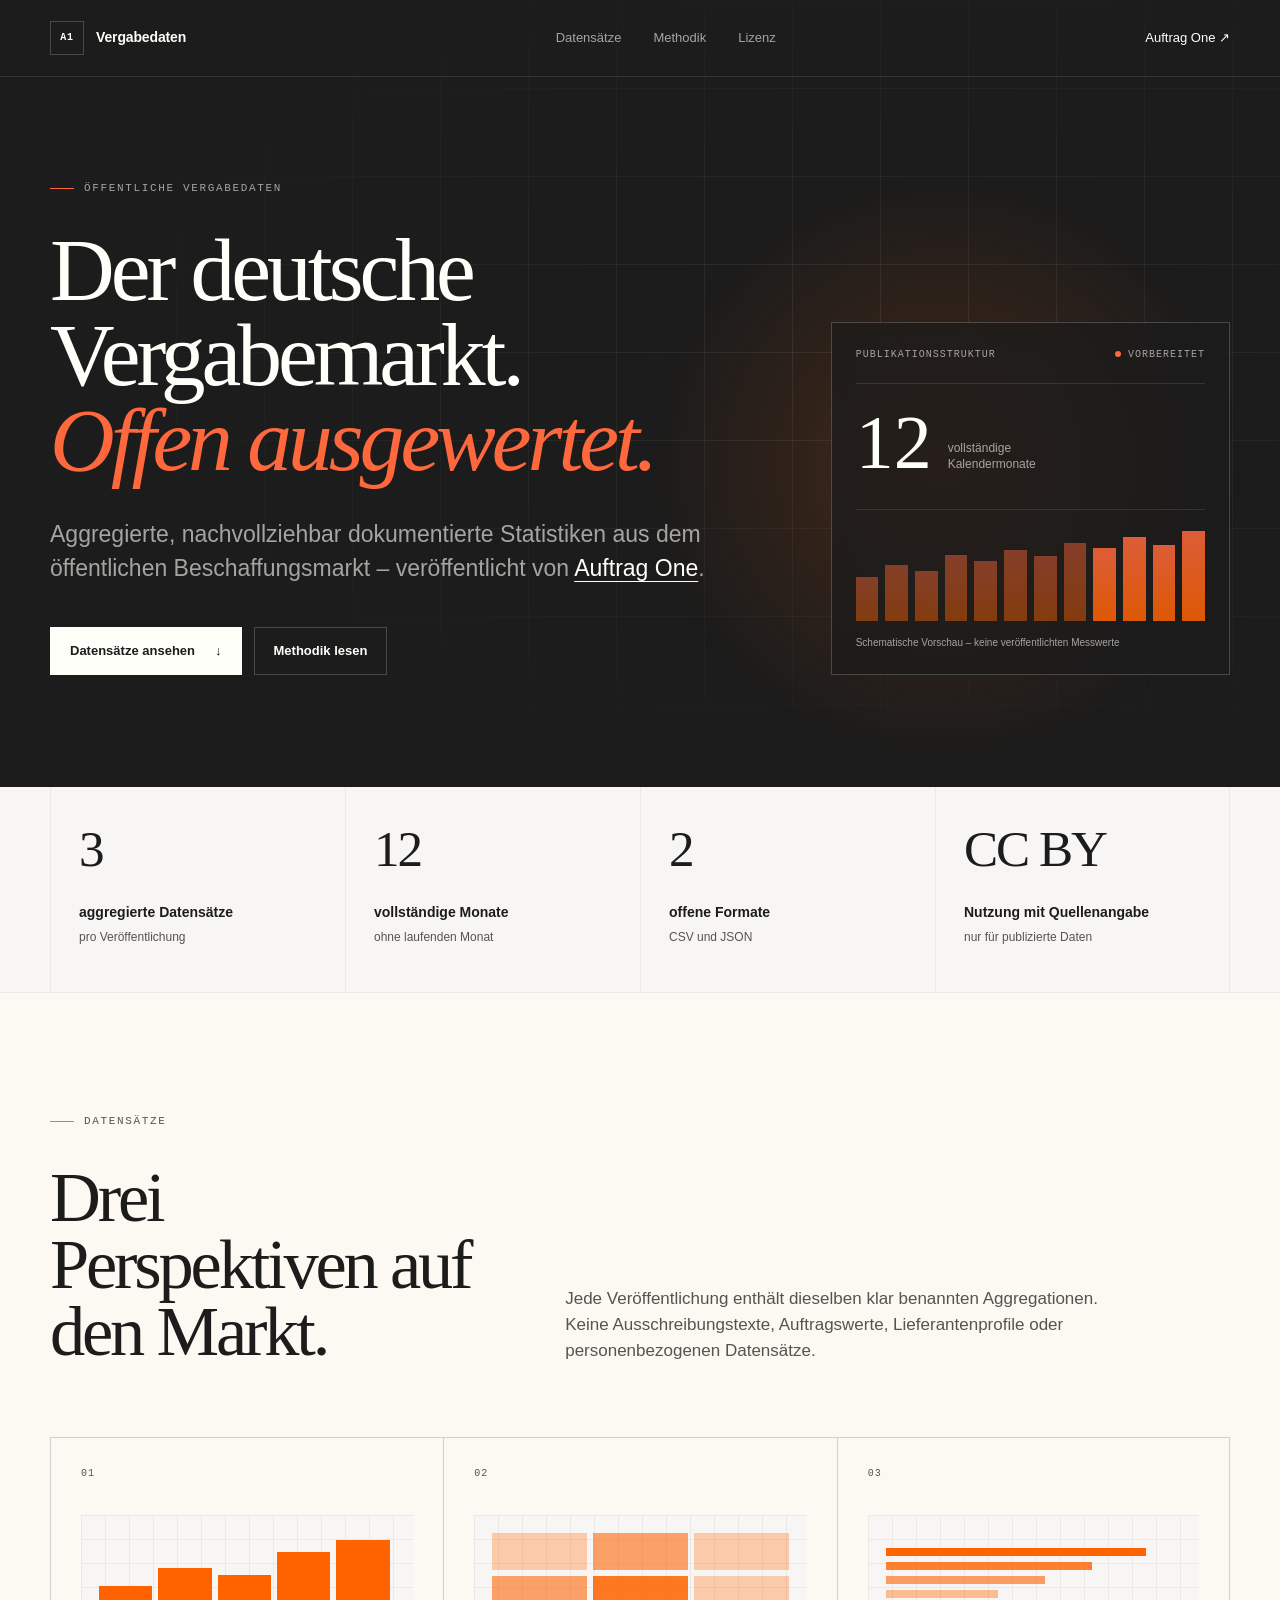
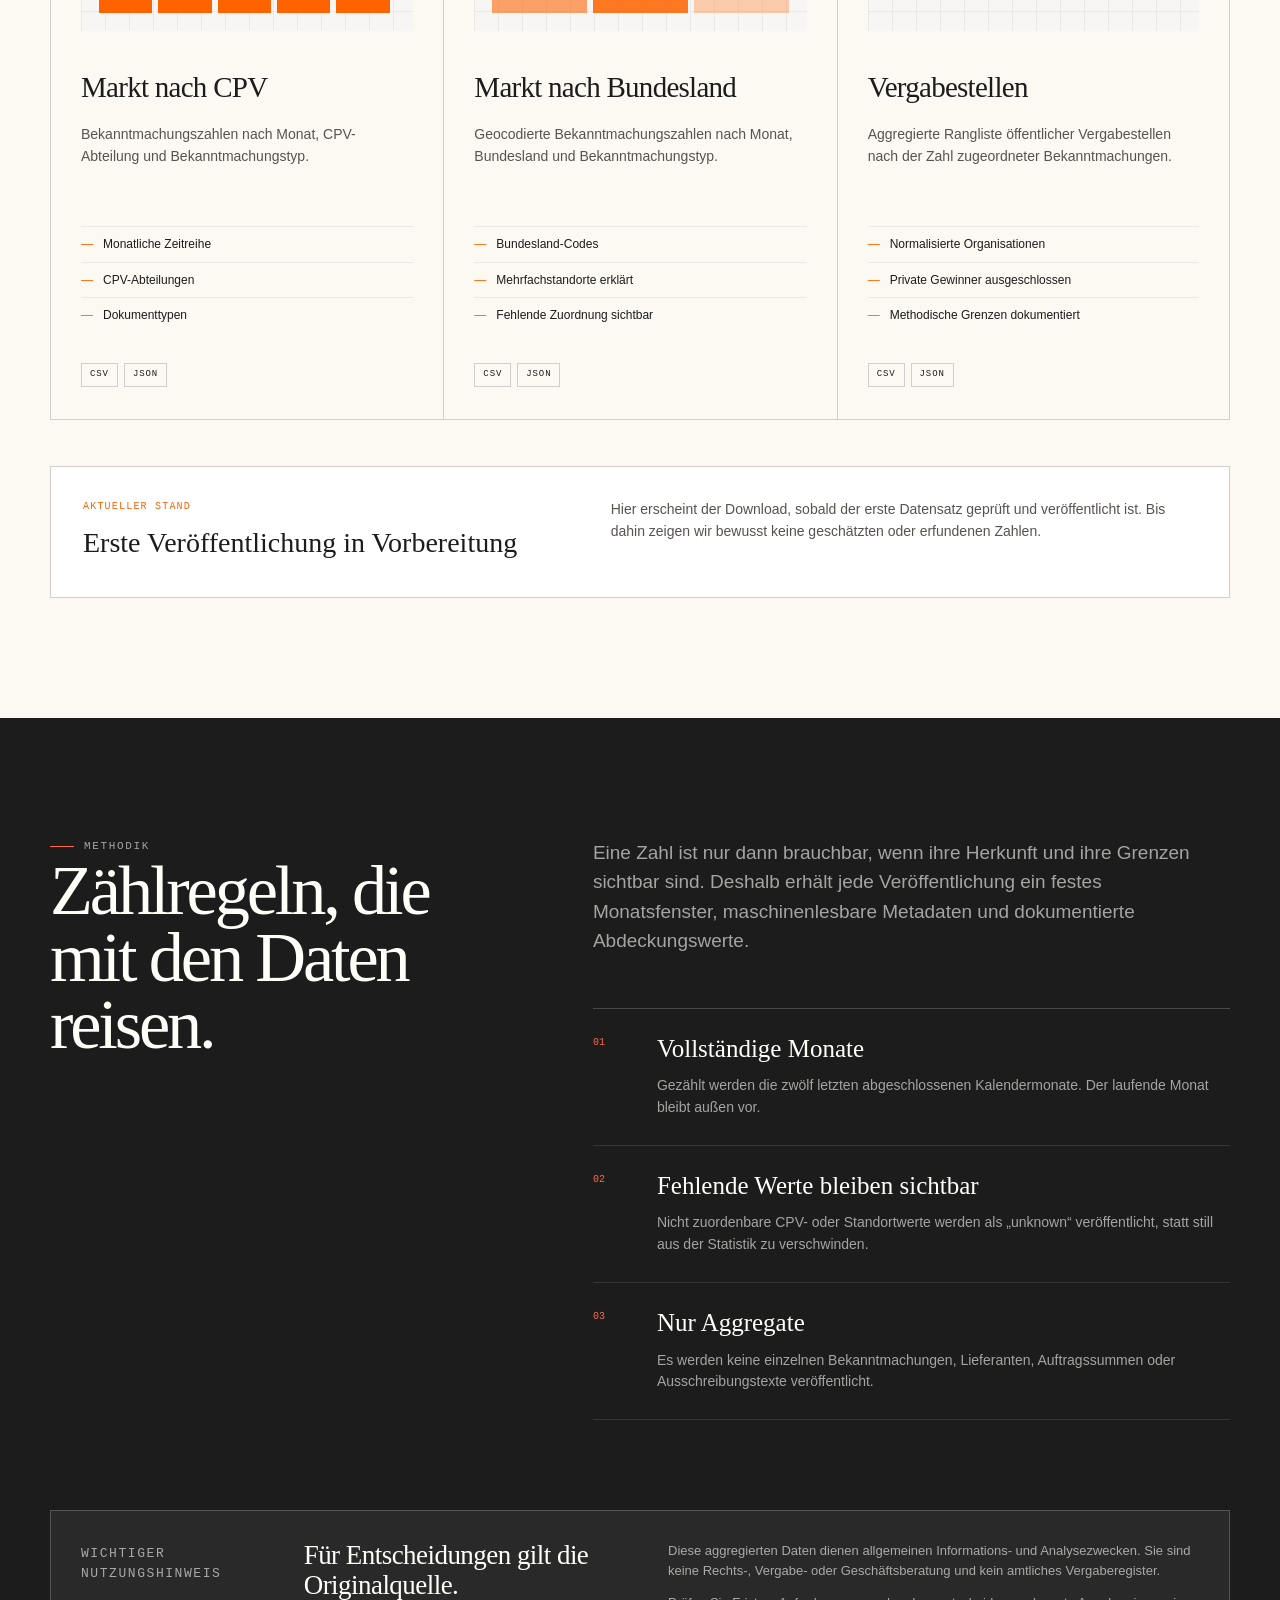
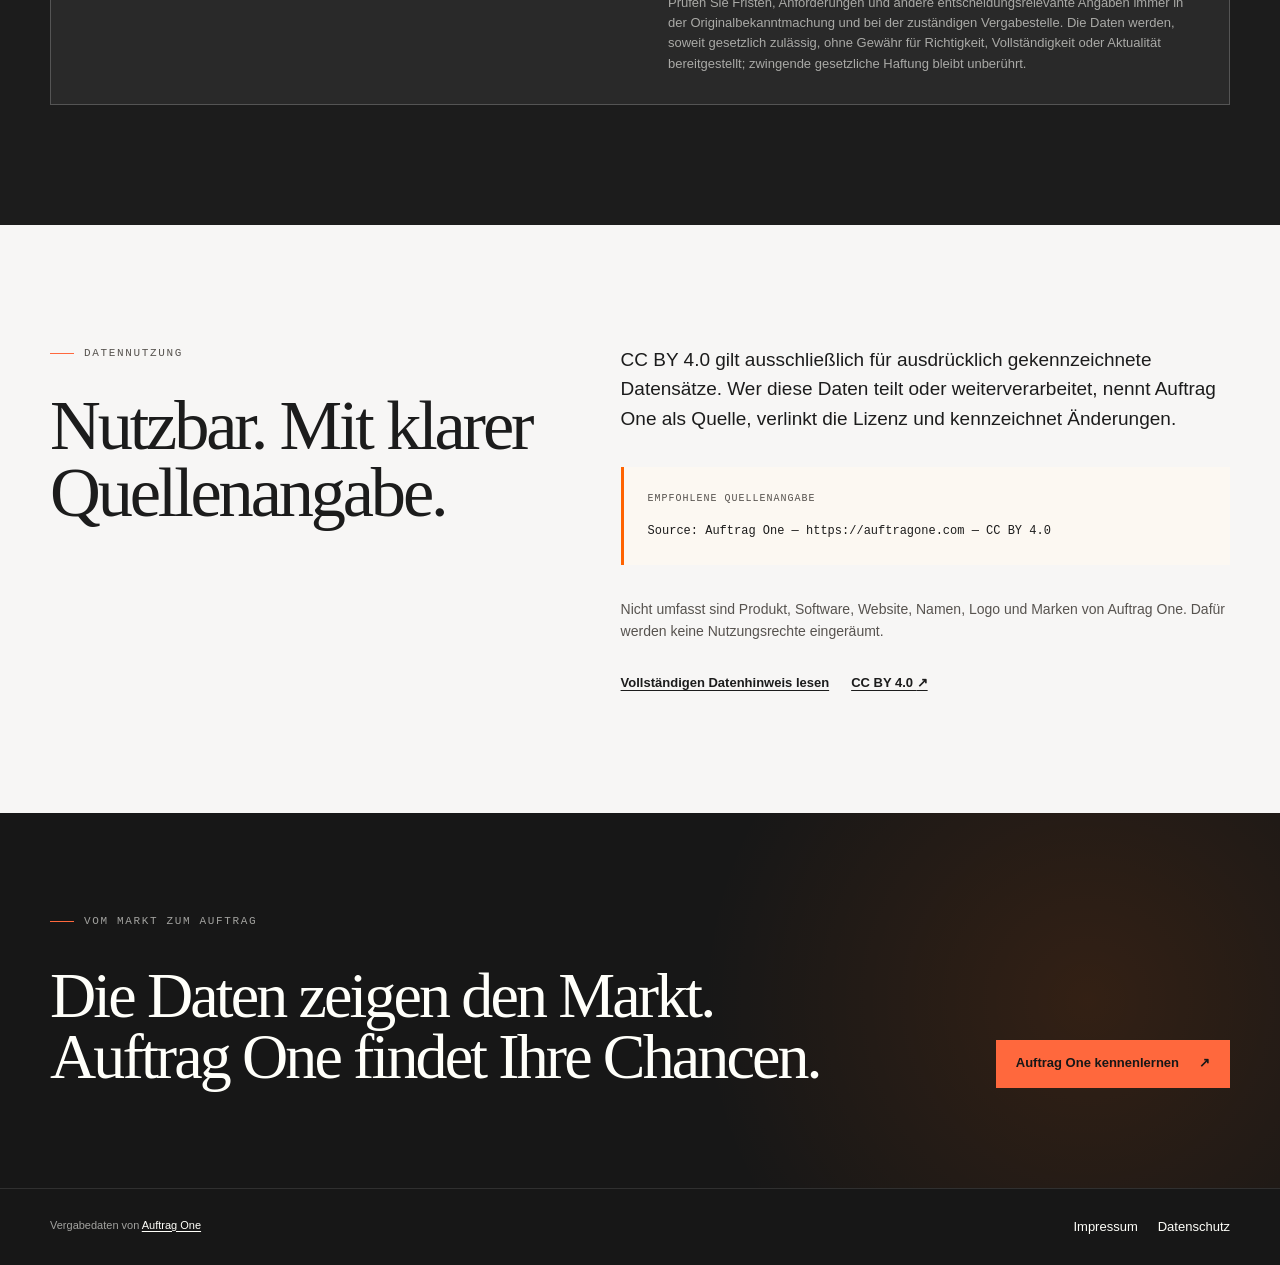
<file: index.html>
<!doctype html>
<html lang="de">
  <head>
    <meta charset="utf-8">
    <meta name="viewport" content="width=device-width, initial-scale=1">
    <title>Vergabedaten – Öffentliche Beschaffung in Zahlen | Auftrag One</title>
    <meta
      name="description"
      content="Offene, aggregierte Vergabedaten zum deutschen Beschaffungsmarkt: Monats-, CPV-, Bundesland- und Vergabestellen-Statistiken von Auftrag One."
    >
    <meta name="robots" content="index, follow, max-image-preview:large">
    <meta name="theme-color" content="#1c1c1c">
    <link rel="icon" href="data:,">
    <link
      rel="canonical"
      href="https://auftrag-one.github.io/vergabedaten/"
    >
    <link rel="stylesheet" href="./styles.css">
    <meta property="og:type" content="website">
    <meta property="og:locale" content="de_DE">
    <meta property="og:site_name" content="Auftrag One Vergabedaten">
    <meta
      property="og:title"
      content="Vergabedaten – Öffentliche Beschaffung in Zahlen"
    >
    <meta
      property="og:description"
      content="Offene, aggregierte Statistiken zum deutschen Vergabemarkt."
    >
    <meta
      property="og:url"
      content="https://auftrag-one.github.io/vergabedaten/"
    >
  </head>
  <body>
    <a class="skip-link" href="#main-content">Zum Inhalt springen</a>

    <header class="site-header" data-tone="ink">
      <div class="shell header-inner">
        <a class="wordmark" href="./" aria-label="Vergabedaten Startseite">
          <span class="wordmark-mark" aria-hidden="true">A1</span>
          <span>Vergabedaten</span>
        </a>

        <nav aria-label="Hauptnavigation">
          <a href="#daten">Datensätze</a>
          <a href="#methodik">Methodik</a>
          <a href="#lizenz">Lizenz</a>
        </nav>

        <a class="product-link" href="https://auftragone.com">
          Auftrag One <span aria-hidden="true">↗</span>
        </a>
      </div>
    </header>

    <main id="main-content">
      <section class="hero" data-tone="ink">
        <div class="hero-grid" aria-hidden="true"></div>
        <div class="hero-glow" aria-hidden="true"></div>

        <div class="shell hero-layout">
          <div class="hero-copy">
            <p class="eyebrow"><span></span> Öffentliche Vergabedaten</p>
            <h1>
              Der deutsche Vergabemarkt.
              <em>Offen ausgewertet.</em>
            </h1>
            <p class="lede">
              Aggregierte, nachvollziehbar dokumentierte Statistiken aus dem
              öffentlichen Beschaffungsmarkt – veröffentlicht von
              <a href="https://auftragone.com">Auftrag One</a>.
            </p>
            <div class="hero-actions">
              <a class="button button-solid" href="#daten">
                Datensätze ansehen <span aria-hidden="true">↓</span>
              </a>
              <a class="button button-ghost" href="#methodik">
                Methodik lesen
              </a>
            </div>
          </div>

          <div class="data-preview" aria-label="Umfang einer Datenveröffentlichung">
            <div class="preview-heading">
              <span>Publikationsstruktur</span>
              <span class="status-dot">vorbereitet</span>
            </div>
            <div class="preview-number">
              <strong>12</strong>
              <span>vollständige<br>Kalendermonate</span>
            </div>
            <div class="preview-bars" aria-hidden="true">
              <i style="--bar: 46%"></i>
              <i style="--bar: 58%"></i>
              <i style="--bar: 52%"></i>
              <i style="--bar: 69%"></i>
              <i style="--bar: 63%"></i>
              <i style="--bar: 74%"></i>
              <i style="--bar: 68%"></i>
              <i style="--bar: 82%"></i>
              <i style="--bar: 76%"></i>
              <i style="--bar: 88%"></i>
              <i style="--bar: 80%"></i>
              <i style="--bar: 94%"></i>
            </div>
            <p class="preview-note">
              Schematische Vorschau – keine veröffentlichten Messwerte
            </p>
          </div>
        </div>
      </section>

      <section class="figures" data-tone="paper" aria-label="Publikationsmerkmale">
        <div class="shell figure-grid">
          <div class="figure">
            <strong>3</strong>
            <span>aggregierte Datensätze</span>
            <small>pro Veröffentlichung</small>
          </div>
          <div class="figure">
            <strong>12</strong>
            <span>vollständige Monate</span>
            <small>ohne laufenden Monat</small>
          </div>
          <div class="figure">
            <strong>2</strong>
            <span>offene Formate</span>
            <small>CSV und JSON</small>
          </div>
          <div class="figure">
            <strong>CC BY</strong>
            <span>Nutzung mit Quellenangabe</span>
            <small>nur für publizierte Daten</small>
          </div>
        </div>
      </section>

      <section class="datasets" id="daten" data-tone="bone">
        <div class="shell">
          <div class="section-heading">
            <p class="eyebrow eyebrow-dark"><span></span> Datensätze</p>
            <h2>Drei Perspektiven auf den Markt.</h2>
            <p>
              Jede Veröffentlichung enthält dieselben klar benannten
              Aggregationen. Keine Ausschreibungstexte, Auftragswerte,
              Lieferantenprofile oder personenbezogenen Datensätze.
            </p>
          </div>

          <div class="dataset-grid">
            <article class="dataset-card">
              <div class="card-index">01</div>
              <div class="card-icon card-icon-bars" aria-hidden="true">
                <i></i><i></i><i></i><i></i><i></i>
              </div>
              <h3>Markt nach CPV</h3>
              <p>
                Bekanntmachungszahlen nach Monat, CPV-Abteilung und
                Bekanntmachungstyp.
              </p>
              <ul>
                <li>Monatliche Zeitreihe</li>
                <li>CPV-Abteilungen</li>
                <li>Dokumenttypen</li>
              </ul>
              <div class="format-row"><span>CSV</span><span>JSON</span></div>
            </article>

            <article class="dataset-card">
              <div class="card-index">02</div>
              <div class="card-icon card-icon-map" aria-hidden="true">
                <i></i><i></i><i></i><i></i><i></i><i></i>
              </div>
              <h3>Markt nach Bundesland</h3>
              <p>
                Geocodierte Bekanntmachungszahlen nach Monat, Bundesland und
                Bekanntmachungstyp.
              </p>
              <ul>
                <li>Bundesland-Codes</li>
                <li>Mehrfachstandorte erklärt</li>
                <li>Fehlende Zuordnung sichtbar</li>
              </ul>
              <div class="format-row"><span>CSV</span><span>JSON</span></div>
            </article>

            <article class="dataset-card">
              <div class="card-index">03</div>
              <div class="card-icon card-icon-rank" aria-hidden="true">
                <i></i><i></i><i></i><i></i>
              </div>
              <h3>Vergabestellen</h3>
              <p>
                Aggregierte Rangliste öffentlicher Vergabestellen nach der
                Zahl zugeordneter Bekanntmachungen.
              </p>
              <ul>
                <li>Normalisierte Organisationen</li>
                <li>Private Gewinner ausgeschlossen</li>
                <li>Methodische Grenzen dokumentiert</li>
              </ul>
              <div class="format-row"><span>CSV</span><span>JSON</span></div>
            </article>
          </div>

          <div class="release-status" data-release-status="preparing">
            <div>
              <p class="status-label">Aktueller Stand</p>
              <h3>Erste Veröffentlichung in Vorbereitung</h3>
            </div>
            <p>
              Hier erscheint der Download, sobald der erste Datensatz geprüft
              und veröffentlicht ist. Bis dahin zeigen wir bewusst keine
              geschätzten oder erfundenen Zahlen.
            </p>
          </div>
        </div>
      </section>

      <section class="method" id="methodik" data-tone="ink">
        <div class="shell method-layout">
          <div class="section-heading section-heading-light">
            <p class="eyebrow"><span></span> Methodik</p>
            <h2>Zählregeln, die mit den Daten reisen.</h2>
          </div>

          <div class="method-copy">
            <p class="method-intro">
              Eine Zahl ist nur dann brauchbar, wenn ihre Herkunft und ihre
              Grenzen sichtbar sind. Deshalb erhält jede Veröffentlichung ein
              festes Monatsfenster, maschinenlesbare Metadaten und dokumentierte
              Abdeckungswerte.
            </p>
            <ol>
              <li>
                <span>01</span>
                <div>
                  <h3>Vollständige Monate</h3>
                  <p>
                    Gezählt werden die zwölf letzten abgeschlossenen
                    Kalendermonate. Der laufende Monat bleibt außen vor.
                  </p>
                </div>
              </li>
              <li>
                <span>02</span>
                <div>
                  <h3>Fehlende Werte bleiben sichtbar</h3>
                  <p>
                    Nicht zuordenbare CPV- oder Standortwerte werden als
                    „unknown“ veröffentlicht, statt still aus der Statistik zu
                    verschwinden.
                  </p>
                </div>
              </li>
              <li>
                <span>03</span>
                <div>
                  <h3>Nur Aggregate</h3>
                  <p>
                    Es werden keine einzelnen Bekanntmachungen, Lieferanten,
                    Auftragssummen oder Ausschreibungstexte veröffentlicht.
                  </p>
                </div>
              </li>
            </ol>
          </div>

          <aside class="safety-note" aria-label="Wichtiger Nutzungshinweis">
            <p class="status-label">Wichtiger Nutzungshinweis</p>
            <h3>Für Entscheidungen gilt die Originalquelle.</h3>
            <div>
              <p>
                Diese aggregierten Daten dienen allgemeinen Informations- und
                Analysezwecken. Sie sind keine Rechts-, Vergabe- oder
                Geschäftsberatung und kein amtliches Vergaberegister.
              </p>
              <p>
                Prüfen Sie Fristen, Anforderungen und andere
                entscheidungsrelevante Angaben immer in der
                Originalbekanntmachung und bei der zuständigen Vergabestelle.
                Die Daten werden, soweit gesetzlich zulässig, ohne Gewähr für
                Richtigkeit, Vollständigkeit oder Aktualität bereitgestellt;
                zwingende gesetzliche Haftung bleibt unberührt.
              </p>
            </div>
          </aside>
        </div>
      </section>

      <section
        class="license-section"
        id="lizenz"
        data-tone="paper"
        data-license="CC-BY-4.0"
      >
        <div class="shell license-layout">
          <div>
            <p class="eyebrow eyebrow-dark"><span></span> Datennutzung</p>
            <h2>Nutzbar. Mit klarer Quellenangabe.</h2>
          </div>

          <div class="license-copy">
            <p>
              CC BY 4.0 gilt ausschließlich für ausdrücklich gekennzeichnete
              Datensätze. Wer diese Daten teilt oder weiterverarbeitet, nennt
              Auftrag One als Quelle, verlinkt die Lizenz und kennzeichnet
              Änderungen.
            </p>

            <div class="attribution">
              <span>Empfohlene Quellenangabe</span>
              <code>Source: Auftrag One — https://auftragone.com — CC BY 4.0</code>
            </div>

            <p class="license-exclusion">
              Nicht umfasst sind Produkt, Software, Website, Namen, Logo und
              Marken von Auftrag One. Dafür werden keine Nutzungsrechte
              eingeräumt.
            </p>

            <div class="license-links">
              <a href="./DATA-LICENSE.md">Vollständigen Datenhinweis lesen</a>
              <a href="https://creativecommons.org/licenses/by/4.0/">
                CC BY 4.0 <span aria-hidden="true">↗</span>
              </a>
            </div>
          </div>
        </div>
      </section>

      <section class="closing" data-tone="ink-deep">
        <div class="shell closing-layout">
          <p class="eyebrow"><span></span> Vom Markt zum Auftrag</p>
          <h2>Die Daten zeigen den Markt. Auftrag One findet Ihre Chancen.</h2>
          <a class="button button-accent" href="https://auftragone.com">
            Auftrag One kennenlernen <span aria-hidden="true">↗</span>
          </a>
        </div>
      </section>
    </main>

    <footer data-tone="ink-deep">
      <div class="shell footer-inner">
        <p>Vergabedaten von <a href="https://auftragone.com">Auftrag One</a></p>
        <nav class="footer-legal" aria-label="Rechtliche Hinweise">
          <a href="./impressum.html">Impressum</a>
          <a href="./datenschutz.html">Datenschutz</a>
        </nav>
      </div>
    </footer>
  </body>
</html>
</file>
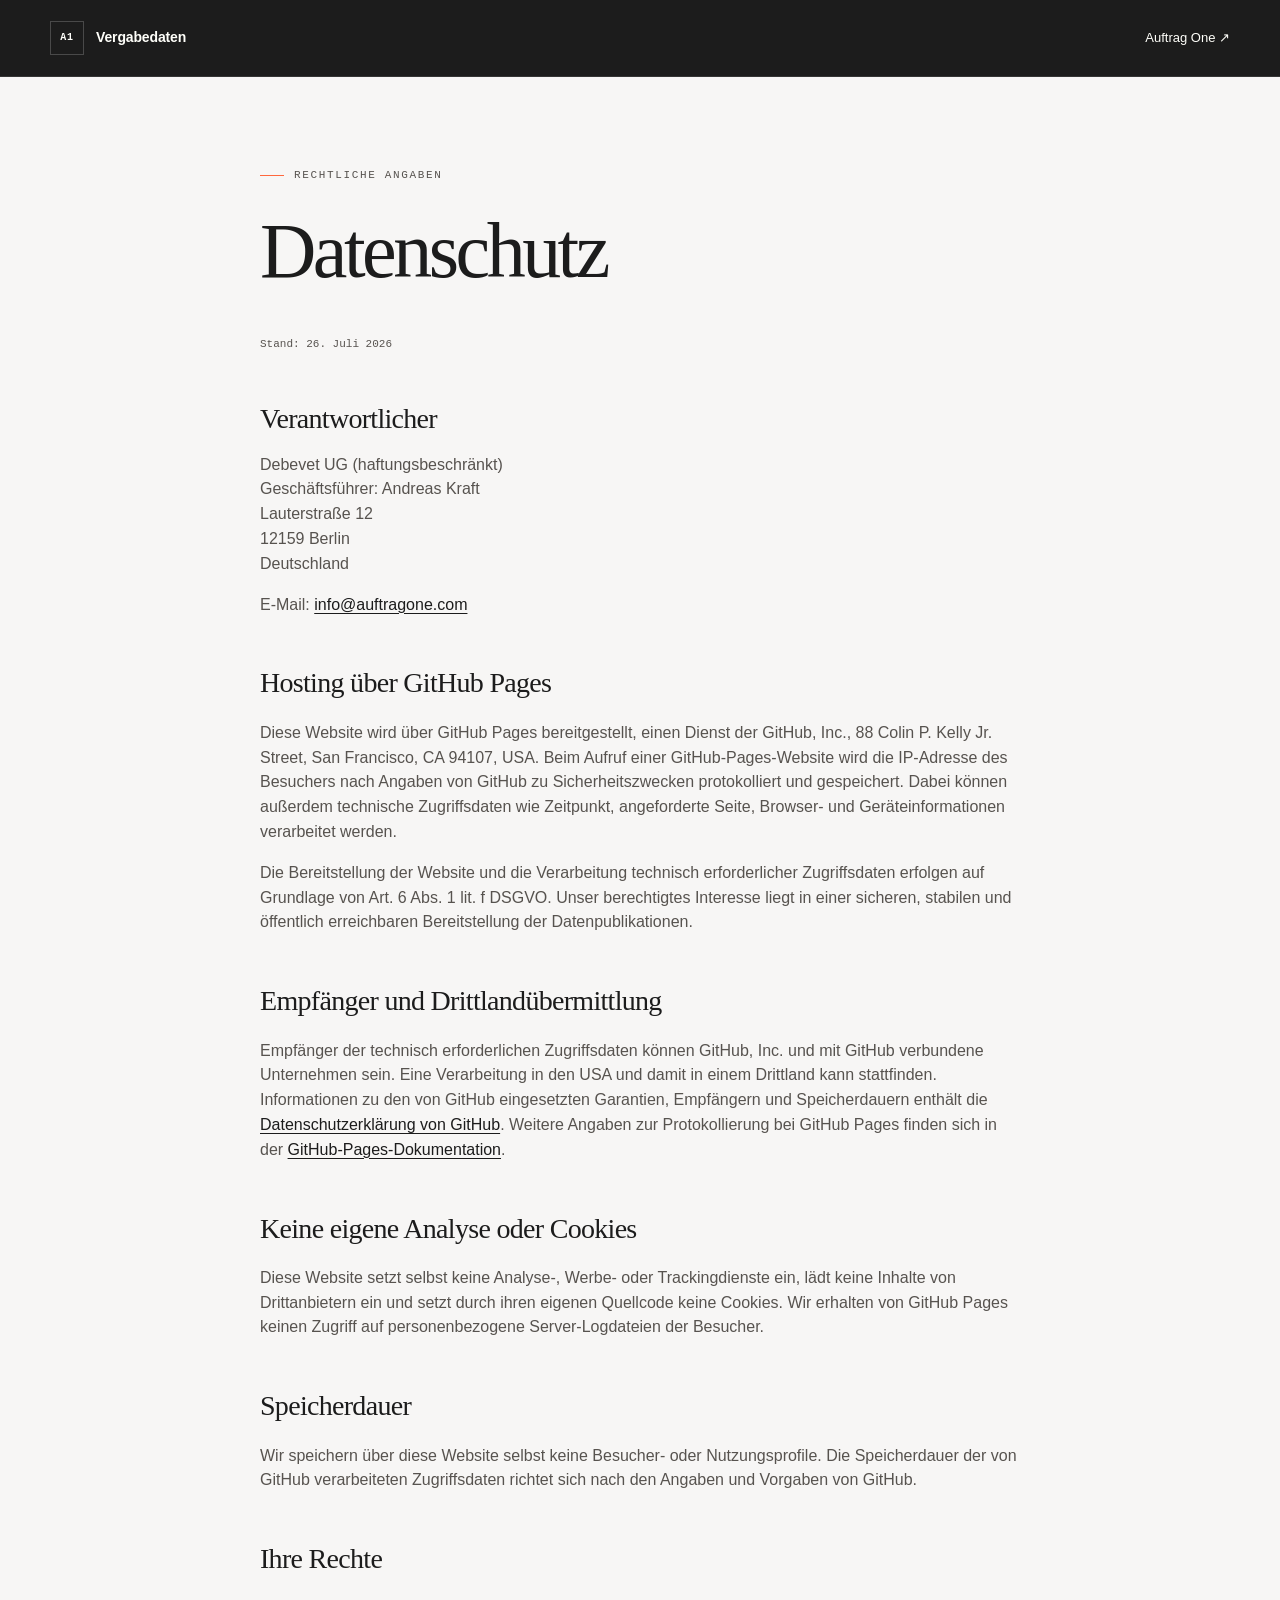
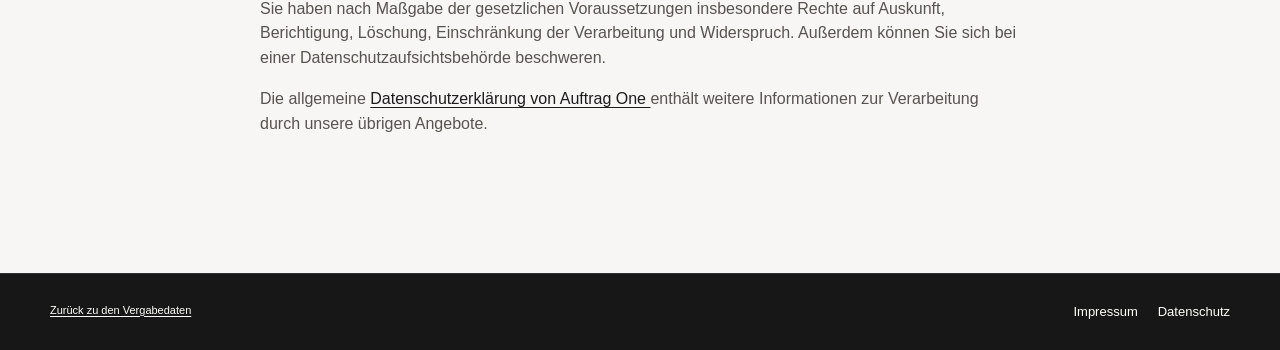
<file: datenschutz.html>
<!doctype html>
<html lang="de">
  <head>
    <meta charset="utf-8">
    <meta name="viewport" content="width=device-width, initial-scale=1">
    <title>Datenschutz | Auftrag One Vergabedaten</title>
    <meta
      name="description"
      content="Datenschutzhinweise für die Auftrag One Vergabedaten auf GitHub Pages."
    >
    <meta name="robots" content="noindex, follow">
    <meta name="theme-color" content="#1c1c1c">
    <link rel="icon" href="data:,">
    <link rel="stylesheet" href="./styles.css">
  </head>
  <body class="legal-page">
    <a class="skip-link" href="#main-content">Zum Inhalt springen</a>

    <header class="site-header" data-tone="ink">
      <div class="shell header-inner">
        <a class="wordmark" href="./" aria-label="Vergabedaten Startseite">
          <span class="wordmark-mark" aria-hidden="true">A1</span>
          <span>Vergabedaten</span>
        </a>
        <a class="product-link" href="https://auftragone.com">
          Auftrag One <span aria-hidden="true">↗</span>
        </a>
      </div>
    </header>

    <main class="legal-main" id="main-content">
      <article class="shell legal-document">
        <p class="eyebrow eyebrow-dark"><span></span> Rechtliche Angaben</p>
        <h1>Datenschutz</h1>
        <p class="legal-updated">Stand: 26. Juli 2026</p>

        <h2>Verantwortlicher</h2>
        <address>
          Debevet UG (haftungsbeschränkt)<br>
          Geschäftsführer: Andreas Kraft<br>
          Lauterstraße 12<br>
          12159 Berlin<br>
          Deutschland
        </address>
        <p>
          E-Mail:
          <a href="mailto:info@auftragone.com">info@auftragone.com</a>
        </p>

        <h2>Hosting über GitHub Pages</h2>
        <p>
          Diese Website wird über GitHub Pages bereitgestellt, einen Dienst der
          GitHub, Inc., 88 Colin P. Kelly Jr. Street, San Francisco, CA 94107,
          USA. Beim Aufruf einer GitHub-Pages-Website wird die IP-Adresse des
          Besuchers nach Angaben von GitHub zu Sicherheitszwecken protokolliert
          und gespeichert. Dabei können außerdem technische Zugriffsdaten wie
          Zeitpunkt, angeforderte Seite, Browser- und Geräteinformationen
          verarbeitet werden.
        </p>
        <p>
          Die Bereitstellung der Website und die Verarbeitung technisch
          erforderlicher Zugriffsdaten erfolgen auf Grundlage von
          Art. 6 Abs. 1 lit. f DSGVO. Unser berechtigtes Interesse liegt in
          einer sicheren, stabilen und öffentlich erreichbaren Bereitstellung
          der Datenpublikationen.
        </p>

        <h2>Empfänger und Drittlandübermittlung</h2>
        <p>
          Empfänger der technisch erforderlichen Zugriffsdaten können GitHub,
          Inc. und mit GitHub verbundene Unternehmen sein. Eine Verarbeitung in
          den USA und damit in einem Drittland kann stattfinden. Informationen
          zu den von GitHub eingesetzten Garantien, Empfängern und
          Speicherdauern enthält die
          <a
            href="https://docs.github.com/en/site-policy/privacy-policies/github-general-privacy-statement"
          >Datenschutzerklärung von GitHub</a>.
          Weitere Angaben zur Protokollierung bei GitHub Pages finden sich in
          der
          <a
            href="https://docs.github.com/en/pages/getting-started-with-github-pages/what-is-github-pages#data-collection"
          >GitHub-Pages-Dokumentation</a>.
        </p>

        <h2>Keine eigene Analyse oder Cookies</h2>
        <p>
          Diese Website setzt selbst keine Analyse-, Werbe- oder
          Trackingdienste ein, lädt keine Inhalte von Drittanbietern ein und
          setzt durch ihren eigenen Quellcode keine Cookies. Wir erhalten von
          GitHub Pages keinen Zugriff auf personenbezogene Server-Logdateien der
          Besucher.
        </p>

        <h2>Speicherdauer</h2>
        <p>
          Wir speichern über diese Website selbst keine Besucher- oder
          Nutzungsprofile. Die Speicherdauer der von GitHub verarbeiteten
          Zugriffsdaten richtet sich nach den Angaben und Vorgaben von GitHub.
        </p>

        <h2>Ihre Rechte</h2>
        <p>
          Sie haben nach Maßgabe der gesetzlichen Voraussetzungen insbesondere
          Rechte auf Auskunft, Berichtigung, Löschung, Einschränkung der
          Verarbeitung und Widerspruch. Außerdem können Sie sich bei einer
          Datenschutzaufsichtsbehörde beschweren.
        </p>
        <p>
          Die allgemeine
          <a href="https://auftragone.com/privacy">
            Datenschutzerklärung von Auftrag One
          </a>
          enthält weitere Informationen zur Verarbeitung durch unsere übrigen
          Angebote.
        </p>
      </article>
    </main>

    <footer data-tone="ink-deep">
      <div class="shell footer-inner">
        <p><a href="./">Zurück zu den Vergabedaten</a></p>
        <nav class="footer-legal" aria-label="Rechtliche Hinweise">
          <a href="./impressum.html">Impressum</a>
          <a href="./datenschutz.html" aria-current="page">Datenschutz</a>
        </nav>
      </div>
    </footer>
  </body>
</html>
</file>
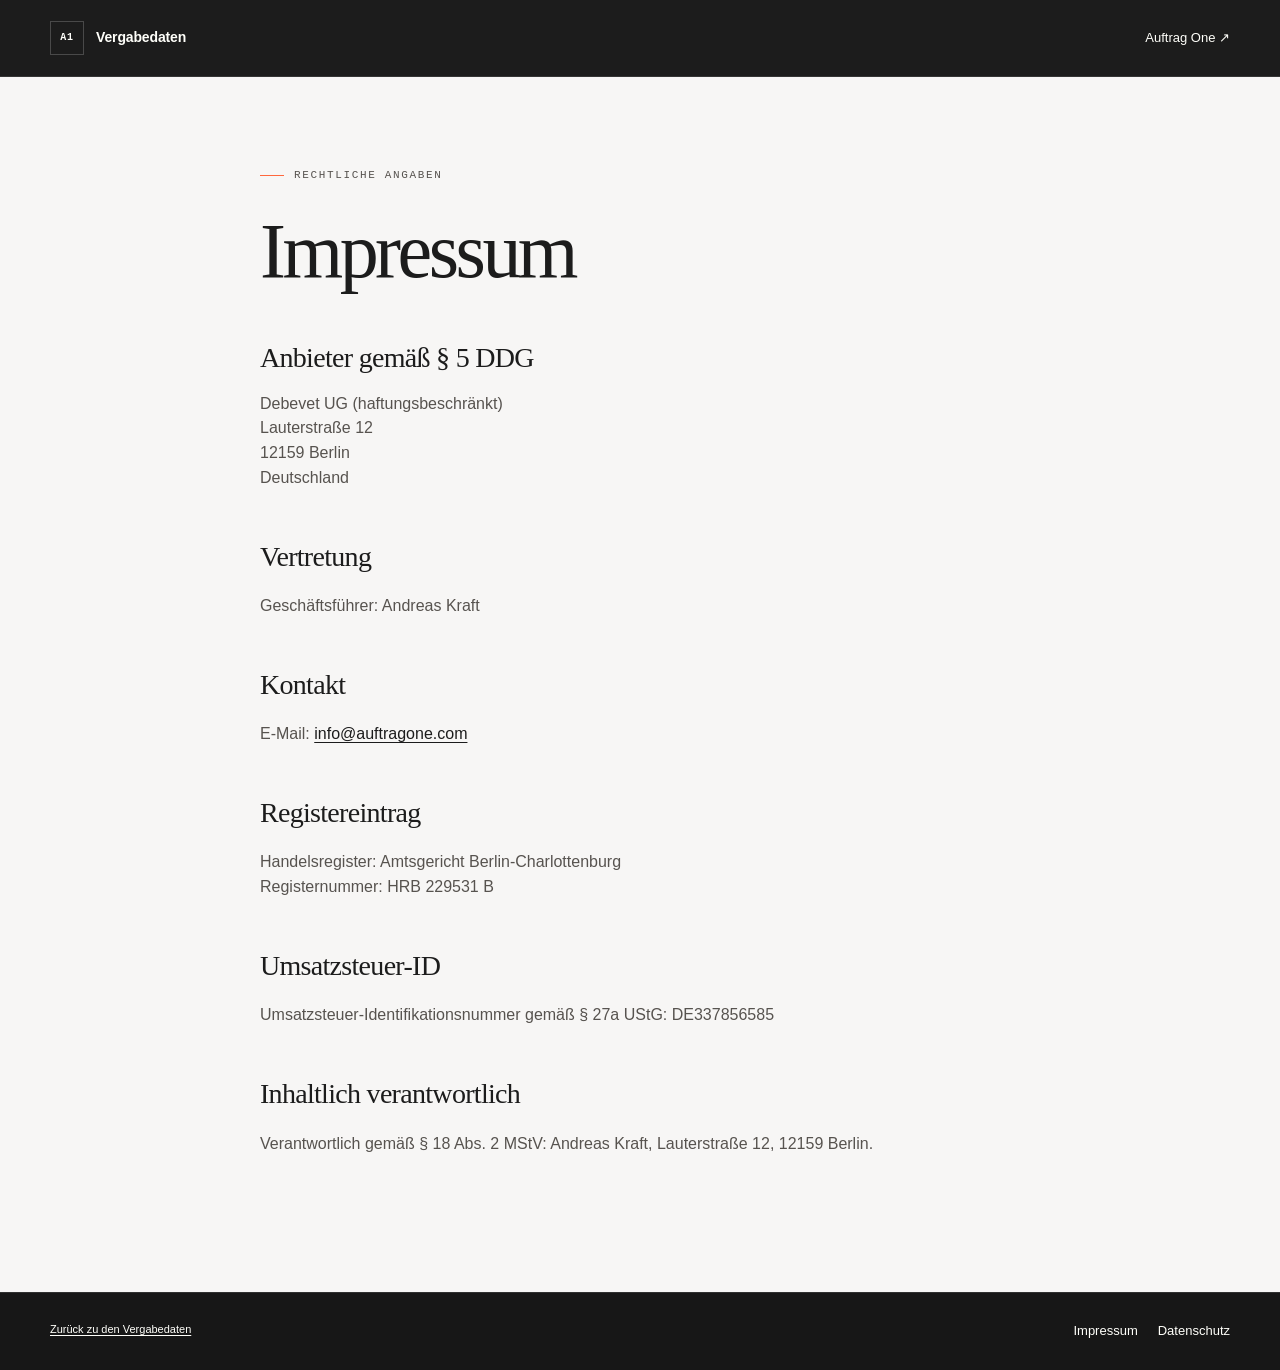
<file: impressum.html>
<!doctype html>
<html lang="de">
  <head>
    <meta charset="utf-8">
    <meta name="viewport" content="width=device-width, initial-scale=1">
    <title>Impressum | Auftrag One Vergabedaten</title>
    <meta name="description" content="Impressum der Auftrag One Vergabedaten.">
    <meta name="robots" content="noindex, follow">
    <meta name="theme-color" content="#1c1c1c">
    <link rel="icon" href="data:,">
    <link rel="stylesheet" href="./styles.css">
  </head>
  <body class="legal-page">
    <a class="skip-link" href="#main-content">Zum Inhalt springen</a>

    <header class="site-header" data-tone="ink">
      <div class="shell header-inner">
        <a class="wordmark" href="./" aria-label="Vergabedaten Startseite">
          <span class="wordmark-mark" aria-hidden="true">A1</span>
          <span>Vergabedaten</span>
        </a>
        <a class="product-link" href="https://auftragone.com">
          Auftrag One <span aria-hidden="true">↗</span>
        </a>
      </div>
    </header>

    <main class="legal-main" id="main-content">
      <article class="shell legal-document">
        <p class="eyebrow eyebrow-dark"><span></span> Rechtliche Angaben</p>
        <h1>Impressum</h1>

        <h2>Anbieter gemäß § 5 DDG</h2>
        <address>
          Debevet UG (haftungsbeschränkt)<br>
          Lauterstraße 12<br>
          12159 Berlin<br>
          Deutschland
        </address>

        <h2>Vertretung</h2>
        <p>Geschäftsführer: Andreas Kraft</p>

        <h2>Kontakt</h2>
        <p>
          E-Mail:
          <a href="mailto:info@auftragone.com">info@auftragone.com</a>
        </p>

        <h2>Registereintrag</h2>
        <p>
          Handelsregister: Amtsgericht Berlin-Charlottenburg<br>
          Registernummer: HRB 229531 B
        </p>

        <h2>Umsatzsteuer-ID</h2>
        <p>Umsatzsteuer-Identifikationsnummer gemäß § 27a UStG: DE337856585</p>

        <h2>Inhaltlich verantwortlich</h2>
        <p>
          Verantwortlich gemäß § 18 Abs. 2 MStV: Andreas Kraft,
          Lauterstraße 12, 12159 Berlin.
        </p>
      </article>
    </main>

    <footer data-tone="ink-deep">
      <div class="shell footer-inner">
        <p><a href="./">Zurück zu den Vergabedaten</a></p>
        <nav class="footer-legal" aria-label="Rechtliche Hinweise">
          <a href="./impressum.html" aria-current="page">Impressum</a>
          <a href="./datenschutz.html">Datenschutz</a>
        </nav>
      </div>
    </footer>
  </body>
</html>
</file>
<file: styles.css>
:root {
  --ink: #1c1c1c;
  --ink-deep: #171717;
  --ink-raised: #292929;
  --paper: #f7f6f5;
  --bone: #fcf8f2;
  --paper-raised: #ffffff;
  --on-ink: #fffffa;
  --on-ink-muted: #fffffa99;
  --on-paper: #1c1c1c;
  --on-paper-muted: #57534f;
  --accent: #ff6300;
  --accent-hot: #ff683d;
  --border-dark: #ffffff1c;
  --border-dark-strong: #ffffff33;
  --border-light: #ebe9e8;
  --border-light-strong: #d1cfce;
  --shell: 1180px;
  --display: ui-serif, "Iowan Old Style", "Baskerville", "Times New Roman", serif;
  --sans: "Arial Narrow", "Helvetica Neue", Helvetica, Arial, sans-serif;
  --mono: ui-monospace, "SFMono-Regular", Consolas, monospace;
}

* {
  box-sizing: border-box;
}

html {
  scroll-behavior: smooth;
}

body {
  margin: 0;
  background: var(--paper);
  color: var(--on-paper);
  font-family: var(--sans);
  font-size: 16px;
  line-height: 1.55;
  text-rendering: optimizeLegibility;
}

a {
  color: inherit;
  text-decoration-thickness: 1px;
  text-underline-offset: 0.2em;
}

a:focus-visible {
  border-radius: 2px;
  outline: 2px solid var(--accent-hot);
  outline-offset: 4px;
}

.shell {
  width: min(calc(100% - 48px), var(--shell));
  margin-inline: auto;
}

.skip-link {
  position: fixed;
  z-index: 100;
  top: 12px;
  left: 12px;
  padding: 10px 14px;
  transform: translateY(-150%);
  background: var(--on-ink);
  color: var(--ink);
  font-weight: 700;
}

.skip-link:focus {
  transform: translateY(0);
}

[data-tone="ink"],
[data-tone="ink-deep"] {
  color: var(--on-ink);
}

.site-header {
  position: absolute;
  z-index: 10;
  inset: 0 0 auto;
  border-bottom: 1px solid var(--border-dark);
}

.header-inner {
  display: flex;
  min-height: 76px;
  align-items: center;
  justify-content: space-between;
  gap: 32px;
}

.wordmark {
  display: inline-flex;
  align-items: center;
  gap: 12px;
  font-size: 14px;
  font-weight: 650;
  letter-spacing: -0.01em;
  text-decoration: none;
}

.wordmark-mark {
  display: grid;
  width: 34px;
  height: 34px;
  place-items: center;
  border: 1px solid var(--border-dark-strong);
  font-family: var(--mono);
  font-size: 10px;
  letter-spacing: 0.08em;
}

nav {
  display: flex;
  gap: 32px;
}

nav a,
.product-link {
  color: var(--on-ink-muted);
  font-size: 13px;
  text-decoration: none;
  transition: color 180ms ease;
}

nav a:hover,
.product-link:hover {
  color: var(--on-ink);
}

.product-link {
  color: var(--on-ink);
}

.hero {
  position: relative;
  isolation: isolate;
  min-height: 760px;
  overflow: hidden;
  padding: 180px 0 112px;
  background: var(--ink);
}

.hero-grid {
  position: absolute;
  z-index: -2;
  inset: 0;
  background-image:
    linear-gradient(to right, var(--border-dark) 1px, transparent 1px),
    linear-gradient(to bottom, var(--border-dark) 1px, transparent 1px);
  background-size: 88px 88px;
  mask-image: radial-gradient(ellipse at 70% 45%, black 5%, transparent 68%);
  opacity: 0.72;
}

.hero-glow {
  position: absolute;
  z-index: -1;
  top: 20%;
  right: 2%;
  width: 620px;
  aspect-ratio: 1;
  border-radius: 50%;
  background: radial-gradient(circle, rgb(255 99 0 / 18%), transparent 67%);
  filter: blur(12px);
}

.hero-layout {
  display: grid;
  grid-template-columns: minmax(0, 1.25fr) minmax(320px, 0.75fr);
  align-items: end;
  gap: clamp(64px, 9vw, 128px);
}

.eyebrow {
  display: flex;
  align-items: center;
  gap: 10px;
  margin: 0 0 30px;
  color: var(--on-ink-muted);
  font-family: var(--mono);
  font-size: 11px;
  letter-spacing: 0.15em;
  text-transform: uppercase;
}

.eyebrow span {
  width: 24px;
  height: 1px;
  background: var(--accent-hot);
}

.hero h1,
.section-heading h2,
.method h2,
.license-section h2,
.closing h2 {
  margin: 0;
  font-family: var(--display);
  font-weight: 400;
  letter-spacing: -0.045em;
  line-height: 0.95;
}

.hero h1 {
  max-width: 780px;
  font-size: clamp(54px, 7vw, 100px);
}

.hero h1 em {
  display: block;
  color: var(--accent-hot);
  font-style: italic;
}

.lede {
  max-width: 670px;
  margin: 36px 0 0;
  color: var(--on-ink-muted);
  font-size: clamp(18px, 2vw, 23px);
  line-height: 1.45;
}

.lede a {
  color: var(--on-ink);
}

.hero-actions {
  display: flex;
  flex-wrap: wrap;
  gap: 12px;
  margin-top: 42px;
}

.button {
  display: inline-flex;
  min-height: 48px;
  align-items: center;
  justify-content: center;
  gap: 20px;
  padding: 12px 19px;
  border: 1px solid transparent;
  font-size: 13px;
  font-weight: 650;
  text-decoration: none;
  transition:
    background 180ms ease,
    border-color 180ms ease,
    color 180ms ease,
    transform 180ms ease;
}

.button:hover {
  transform: translateY(-2px);
}

.button-solid {
  background: var(--on-ink);
  color: var(--ink);
}

.button-solid:hover {
  background: var(--accent-hot);
}

.button-ghost {
  border-color: var(--border-dark-strong);
  color: var(--on-ink);
}

.button-ghost:hover {
  border-color: var(--on-ink-muted);
}

.data-preview {
  min-width: 0;
  padding: 24px;
  border: 1px solid var(--border-dark-strong);
  background: rgb(28 28 28 / 74%);
  backdrop-filter: blur(12px);
}

.preview-heading {
  display: flex;
  justify-content: space-between;
  gap: 20px;
  padding-bottom: 20px;
  border-bottom: 1px solid var(--border-dark);
  color: var(--on-ink-muted);
  font-family: var(--mono);
  font-size: 10px;
  letter-spacing: 0.1em;
  text-transform: uppercase;
}

.status-dot::before {
  display: inline-block;
  width: 6px;
  height: 6px;
  margin-right: 7px;
  border-radius: 50%;
  background: var(--accent-hot);
  content: "";
}

.preview-number {
  display: flex;
  align-items: end;
  gap: 16px;
  margin-top: 28px;
}

.preview-number strong {
  font-family: var(--display);
  font-size: 76px;
  font-weight: 400;
  line-height: 0.8;
}

.preview-number span {
  color: var(--on-ink-muted);
  font-size: 12px;
  line-height: 1.35;
}

.preview-bars {
  display: flex;
  height: 112px;
  align-items: end;
  gap: 7px;
  margin-top: 36px;
  padding-top: 16px;
  border-top: 1px solid var(--border-dark);
}

.preview-bars i {
  width: 100%;
  height: var(--bar);
  background: linear-gradient(to top, var(--accent), var(--accent-hot));
  opacity: 0.45;
}

.preview-bars i:nth-child(n + 9) {
  opacity: 0.85;
}

.preview-note {
  margin: 14px 0 0;
  color: var(--on-ink-muted);
  font-size: 10px;
}

.figures {
  border-bottom: 1px solid var(--border-light);
  background: var(--paper);
}

.figure-grid {
  display: grid;
  grid-template-columns: repeat(4, 1fr);
}

.figure {
  min-height: 205px;
  padding: 36px 28px;
  border-left: 1px solid var(--border-light);
}

.figure:last-child {
  border-right: 1px solid var(--border-light);
}

.figure strong,
.figure span,
.figure small {
  display: block;
}

.figure strong {
  margin-bottom: 28px;
  font-family: var(--display);
  font-size: clamp(38px, 4vw, 54px);
  font-weight: 400;
  letter-spacing: -0.04em;
  line-height: 1;
}

.figure span {
  font-size: 14px;
  font-weight: 650;
}

.figure small {
  margin-top: 4px;
  color: var(--on-paper-muted);
  font-size: 12px;
}

.datasets {
  padding: 120px 0;
  background: var(--bone);
}

.section-heading {
  display: grid;
  grid-template-columns: minmax(0, 0.8fr) minmax(320px, 1.2fr);
  align-items: end;
  gap: 32px 72px;
}

.section-heading .eyebrow {
  grid-column: 1 / -1;
  margin-bottom: 2px;
}

.eyebrow-dark {
  color: var(--on-paper-muted);
}

.section-heading h2,
.method h2,
.license-section h2 {
  font-size: clamp(46px, 5.5vw, 76px);
}

.section-heading > p:last-child {
  max-width: 570px;
  margin: 0;
  color: var(--on-paper-muted);
  font-size: 17px;
}

.dataset-grid {
  display: grid;
  grid-template-columns: repeat(3, 1fr);
  margin-top: 72px;
  border-top: 1px solid var(--border-light-strong);
  border-bottom: 1px solid var(--border-light-strong);
}

.dataset-card {
  display: flex;
  min-width: 0;
  flex-direction: column;
  padding: 28px 30px 32px;
  border-left: 1px solid var(--border-light-strong);
}

.dataset-card:last-child {
  border-right: 1px solid var(--border-light-strong);
}

.card-index {
  color: var(--on-paper-muted);
  font-family: var(--mono);
  font-size: 10px;
  letter-spacing: 0.1em;
}

.card-icon {
  display: flex;
  height: 116px;
  align-items: end;
  gap: 6px;
  margin: 34px 0;
  padding: 18px;
  background:
    linear-gradient(to right, var(--border-light) 1px, transparent 1px),
    linear-gradient(to bottom, var(--border-light) 1px, transparent 1px);
  background-color: var(--paper);
  background-size: 24px 24px;
}

.card-icon i {
  display: block;
  background: var(--accent);
}

.card-icon-bars i {
  width: 18%;
}

.card-icon-bars i:nth-child(1) { height: 34%; }
.card-icon-bars i:nth-child(2) { height: 57%; }
.card-icon-bars i:nth-child(3) { height: 48%; }
.card-icon-bars i:nth-child(4) { height: 76%; }
.card-icon-bars i:nth-child(5) { height: 91%; }

.card-icon-map {
  display: grid;
  grid-template-columns: repeat(3, 1fr);
  align-items: stretch;
}

.card-icon-map i {
  opacity: 0.3;
}

.card-icon-map i:nth-child(2),
.card-icon-map i:nth-child(4) {
  opacity: 0.58;
}

.card-icon-map i:nth-child(5) {
  opacity: 0.86;
}

.card-icon-rank {
  flex-direction: column;
  align-items: start;
  justify-content: center;
}

.card-icon-rank i {
  height: 8px;
}

.card-icon-rank i:nth-child(1) { width: 88%; }
.card-icon-rank i:nth-child(2) { width: 70%; opacity: 0.8; }
.card-icon-rank i:nth-child(3) { width: 54%; opacity: 0.6; }
.card-icon-rank i:nth-child(4) { width: 38%; opacity: 0.4; }

.dataset-card h3 {
  margin: 0;
  font-family: var(--display);
  font-size: 29px;
  font-weight: 400;
  letter-spacing: -0.025em;
}

.dataset-card > p {
  min-height: 78px;
  margin: 14px 0 24px;
  color: var(--on-paper-muted);
  font-size: 14px;
}

.dataset-card ul {
  margin: 0 0 30px;
  padding: 0;
  list-style: none;
}

.dataset-card li {
  padding: 8px 0;
  border-top: 1px solid var(--border-light);
  font-size: 12px;
}

.dataset-card li::before {
  margin-right: 10px;
  color: var(--accent);
  content: "—";
}

.format-row {
  display: flex;
  gap: 6px;
  margin-top: auto;
}

.format-row span {
  padding: 4px 8px;
  border: 1px solid var(--border-light-strong);
  font-family: var(--mono);
  font-size: 9px;
  letter-spacing: 0.1em;
}

.release-status {
  display: grid;
  grid-template-columns: minmax(280px, 0.9fr) minmax(320px, 1.1fr);
  gap: 48px;
  margin-top: 46px;
  padding: 32px;
  border: 1px solid var(--border-light-strong);
  background: var(--paper-raised);
}

.status-label {
  margin: 0 0 7px;
  color: var(--accent);
  font-family: var(--mono);
  font-size: 10px;
  letter-spacing: 0.12em;
  text-transform: uppercase;
}

.release-status h3 {
  margin: 0;
  font-family: var(--display);
  font-size: 28px;
  font-weight: 400;
}

.release-status > p {
  margin: 0;
  color: var(--on-paper-muted);
  font-size: 14px;
}

.method {
  padding: 120px 0;
  background: var(--ink);
}

.method-layout {
  display: grid;
  grid-template-columns: minmax(0, 0.85fr) minmax(420px, 1.15fr);
  gap: 72px;
}

.section-heading-light {
  display: block;
}

.section-heading-light h2 {
  max-width: 520px;
}

.method-intro {
  margin: 0 0 52px;
  color: var(--on-ink-muted);
  font-size: 19px;
}

.method-copy ol {
  margin: 0;
  padding: 0;
  border-top: 1px solid var(--border-dark-strong);
  list-style: none;
}

.method-copy li {
  display: grid;
  grid-template-columns: 44px 1fr;
  gap: 20px;
  padding: 26px 0;
  border-bottom: 1px solid var(--border-dark);
}

.method-copy li > span {
  color: var(--accent-hot);
  font-family: var(--mono);
  font-size: 10px;
}

.method-copy h3 {
  margin: -5px 0 7px;
  font-family: var(--display);
  font-size: 25px;
  font-weight: 400;
}

.method-copy li p {
  margin: 0;
  color: var(--on-ink-muted);
  font-size: 14px;
}

.safety-note {
  display: grid;
  grid-column: 1 / -1;
  grid-template-columns: 0.55fr 0.95fr 1.5fr;
  gap: 28px;
  margin-top: 18px;
  padding: 30px;
  border: 1px solid var(--border-dark-strong);
  background: var(--ink-raised);
}

.safety-note .status-label {
  margin-top: 3px;
}

.safety-note h3 {
  margin: 0;
  font-family: var(--display);
  font-size: 27px;
  font-weight: 400;
  letter-spacing: -0.02em;
  line-height: 1.1;
}

.safety-note p {
  margin: 0;
  color: var(--on-ink-muted);
  font-size: 13px;
}

.safety-note p + p {
  margin-top: 12px;
}

.license-section {
  padding: 120px 0;
  background: var(--paper);
}

.license-layout {
  display: grid;
  grid-template-columns: minmax(0, 0.9fr) minmax(420px, 1.1fr);
  gap: 72px;
}

.license-copy > p:first-child {
  margin-top: 0;
  font-size: 19px;
}

.attribution {
  margin: 34px 0;
  padding: 24px;
  border-left: 3px solid var(--accent);
  background: var(--bone);
}

.attribution span {
  display: block;
  margin-bottom: 10px;
  color: var(--on-paper-muted);
  font-family: var(--mono);
  font-size: 10px;
  letter-spacing: 0.1em;
  text-transform: uppercase;
}

.attribution code {
  overflow-wrap: anywhere;
  font-family: var(--mono);
  font-size: 12px;
}

.license-exclusion {
  color: var(--on-paper-muted);
  font-size: 14px;
}

.license-links {
  display: flex;
  flex-wrap: wrap;
  gap: 22px;
  margin-top: 30px;
  font-size: 13px;
  font-weight: 650;
}

.closing {
  padding: 100px 0;
  background:
    radial-gradient(circle at 85% 50%, rgb(255 99 0 / 12%), transparent 35%),
    var(--ink-deep);
}

.closing-layout {
  display: grid;
  grid-template-columns: 1fr auto;
  align-items: end;
  gap: 32px;
}

.closing .eyebrow {
  grid-column: 1 / -1;
  margin-bottom: 4px;
}

.closing h2 {
  max-width: 810px;
  font-size: clamp(44px, 5vw, 70px);
}

.button-accent {
  background: var(--accent-hot);
  color: var(--ink-deep);
}

.button-accent:hover {
  background: var(--on-ink);
}

footer {
  padding: 28px 0;
  border-top: 1px solid var(--border-dark);
  background: var(--ink-deep);
}

.footer-inner {
  display: flex;
  justify-content: space-between;
  gap: 24px;
  color: var(--on-ink-muted);
  font-size: 11px;
}

.footer-inner p {
  margin: 0;
}

.footer-inner a {
  color: var(--on-ink);
}

.footer-legal {
  gap: 20px;
}

.legal-page .site-header {
  position: static;
  background: var(--ink);
}

.legal-main {
  min-height: calc(100vh - 190px);
  padding: 90px 0 120px;
  background: var(--paper);
}

.legal-document {
  max-width: 760px;
}

.legal-document .eyebrow {
  color: var(--on-paper-muted);
}

.legal-document h1 {
  margin: 0 0 48px;
  font-family: var(--display);
  font-size: clamp(48px, 7vw, 78px);
  font-weight: 400;
  letter-spacing: -0.045em;
  line-height: 0.95;
}

.legal-document h2 {
  margin: 44px 0 12px;
  font-family: var(--display);
  font-size: 28px;
  font-weight: 400;
  letter-spacing: -0.025em;
}

.legal-document p,
.legal-document li {
  color: var(--on-paper-muted);
}

.legal-document address {
  color: var(--on-paper-muted);
  font-style: normal;
}

.legal-document a {
  color: var(--on-paper);
}

.legal-updated {
  font-family: var(--mono);
  font-size: 11px;
}

@media (max-width: 900px) {
  .site-header nav {
    display: none;
  }

  .hero {
    min-height: auto;
    padding-top: 150px;
  }

  .hero-layout,
  .method-layout,
  .license-layout {
    grid-template-columns: 1fr;
  }

  .safety-note {
    grid-template-columns: 1fr;
  }

  .hero-layout {
    align-items: stretch;
  }

  .data-preview {
    max-width: 520px;
  }

  .figure-grid {
    grid-template-columns: repeat(2, 1fr);
  }

  .figure:nth-child(3) {
    border-top: 1px solid var(--border-light);
  }

  .figure:nth-child(4) {
    border-top: 1px solid var(--border-light);
    border-right: 1px solid var(--border-light);
  }

  .section-heading {
    grid-template-columns: 1fr;
  }

  .dataset-grid {
    grid-template-columns: 1fr;
  }

  .dataset-card {
    border-right: 1px solid var(--border-light-strong);
    border-bottom: 1px solid var(--border-light-strong);
  }

  .dataset-card:last-child {
    border-bottom: 0;
  }

  .dataset-card > p {
    min-height: auto;
  }

  .closing-layout {
    grid-template-columns: 1fr;
    align-items: start;
  }
}

@media (max-width: 620px) {
  .shell {
    width: min(calc(100% - 32px), var(--shell));
  }

  .header-inner {
    min-height: 66px;
  }

  .wordmark-mark {
    width: 30px;
    height: 30px;
  }

  .product-link {
    font-size: 11px;
  }

  .hero {
    padding: 128px 0 76px;
  }

  .hero h1 {
    font-size: clamp(48px, 15vw, 68px);
  }

  .lede {
    font-size: 18px;
  }

  .hero-actions .button {
    width: 100%;
  }

  .figure {
    min-height: 170px;
    padding: 28px 18px;
  }

  .figure strong {
    margin-bottom: 22px;
    font-size: 38px;
  }

  .figure span {
    font-size: 12px;
  }

  .datasets,
  .method,
  .license-section {
    padding: 80px 0;
  }

  .section-heading h2,
  .method h2,
  .license-section h2,
  .closing h2 {
    font-size: 44px;
  }

  .dataset-grid {
    margin-top: 48px;
  }

  .release-status {
    grid-template-columns: 1fr;
    gap: 22px;
    padding: 24px;
  }

  .method-layout,
  .license-layout {
    gap: 48px;
  }

  .safety-note {
    padding: 24px;
  }

  .closing {
    padding: 76px 0;
  }

  .footer-inner {
    flex-direction: column;
  }

  .footer-legal {
    display: flex;
  }
}

@media (prefers-reduced-motion: reduce) {
  html {
    scroll-behavior: auto;
  }

  *,
  *::before,
  *::after {
    scroll-behavior: auto !important;
    transition-duration: 0.01ms !important;
  }
}
</file>
